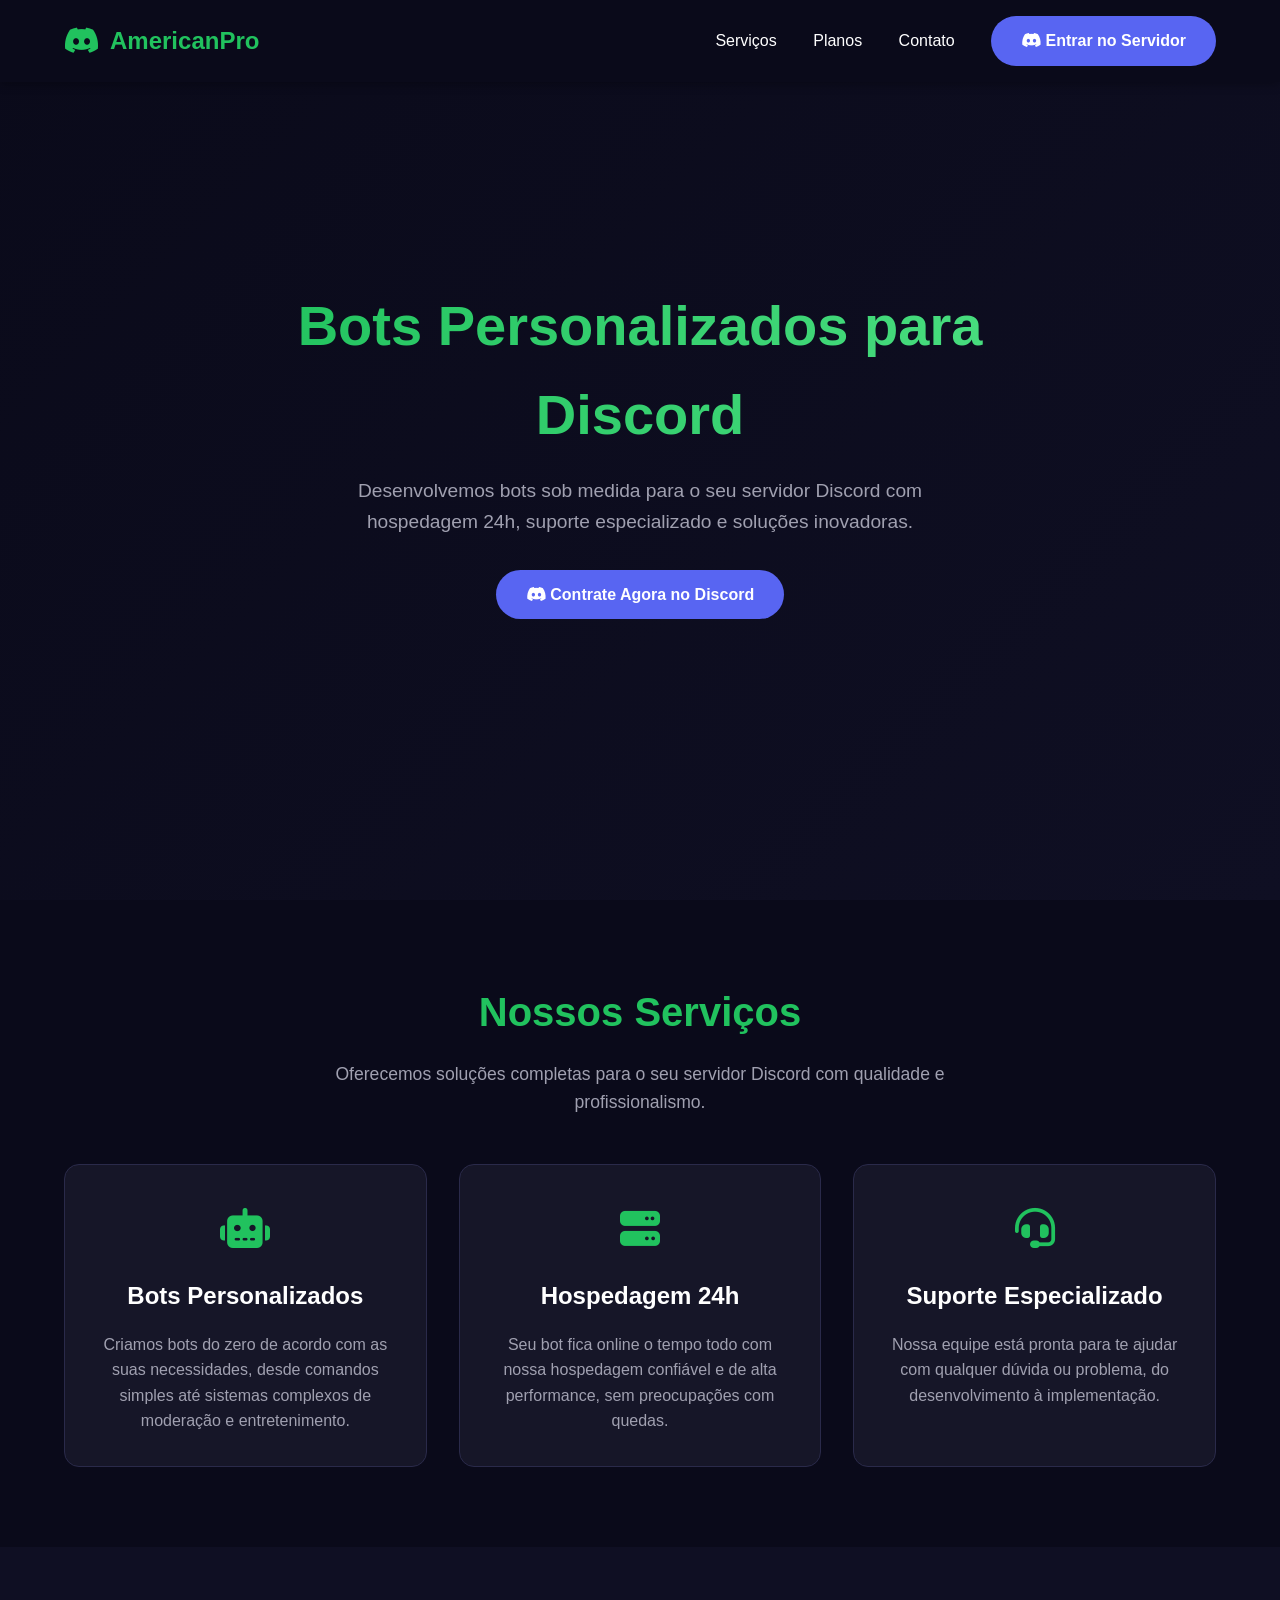
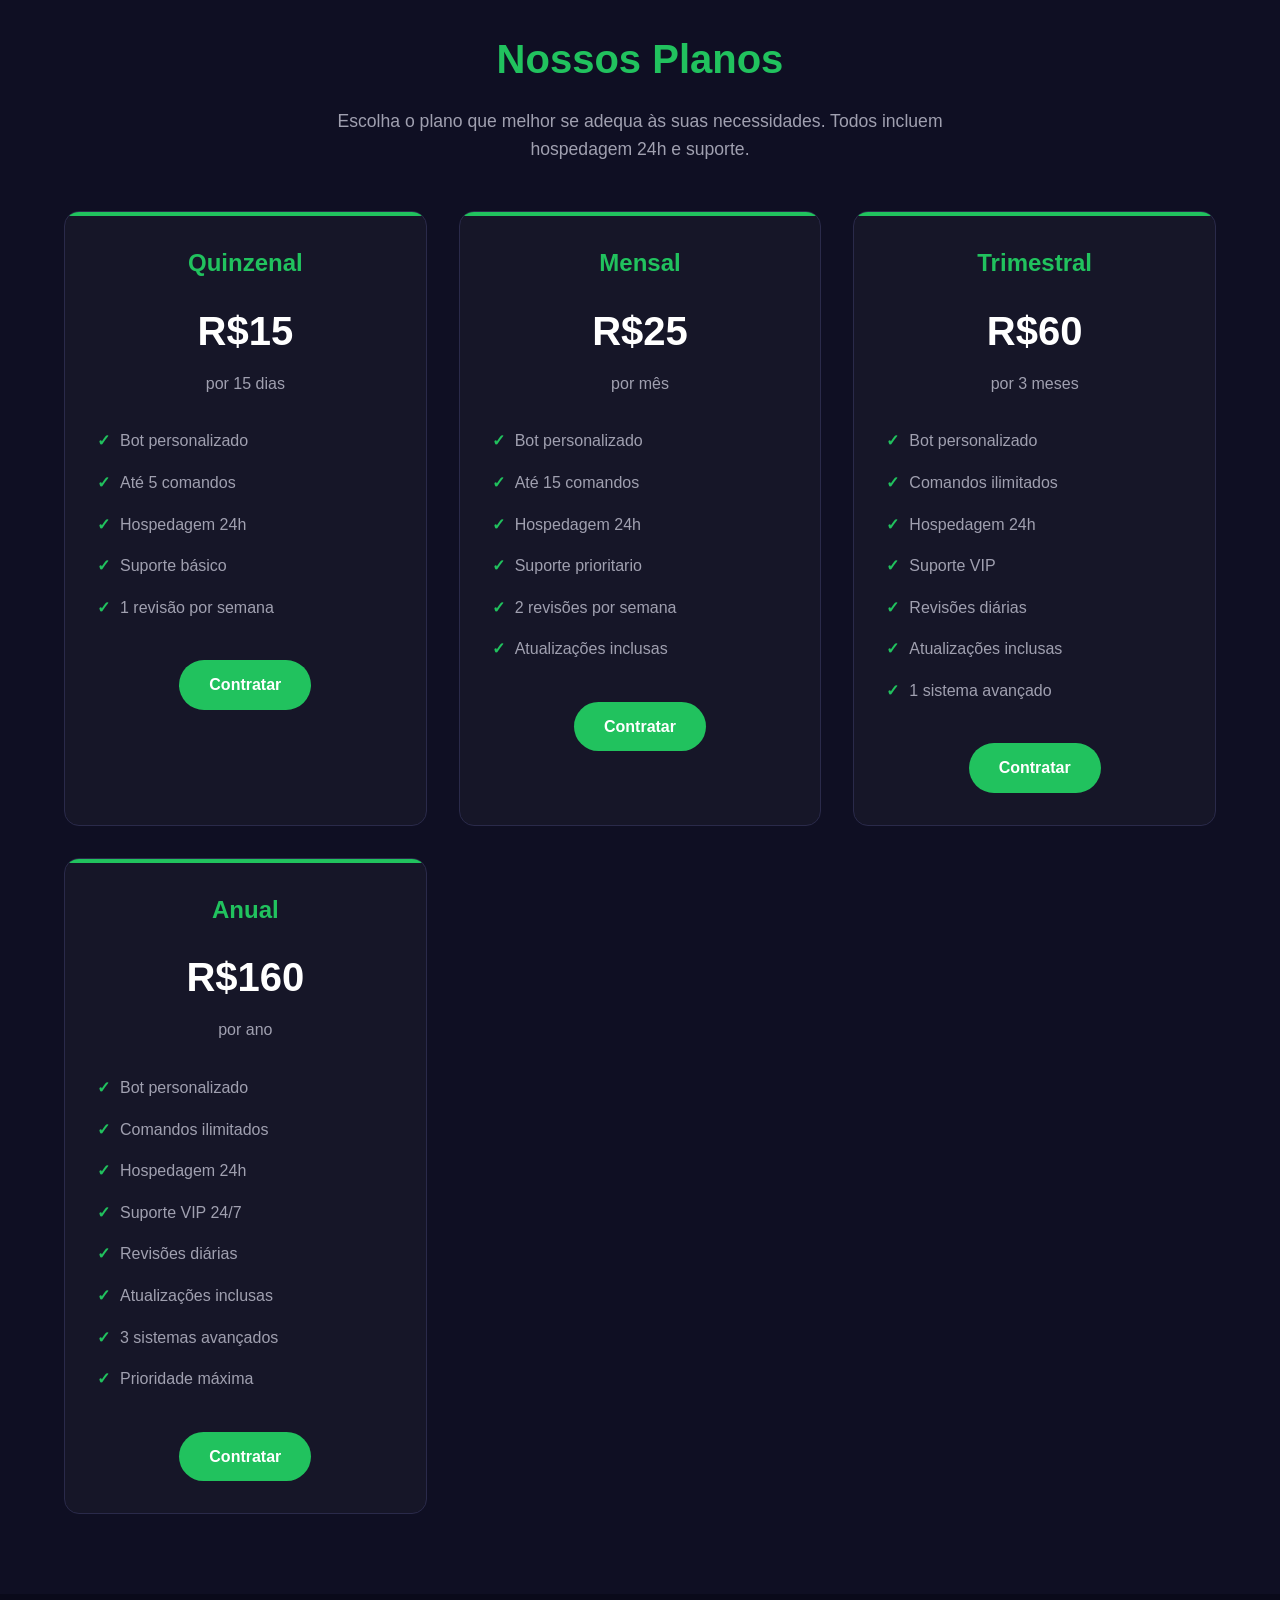
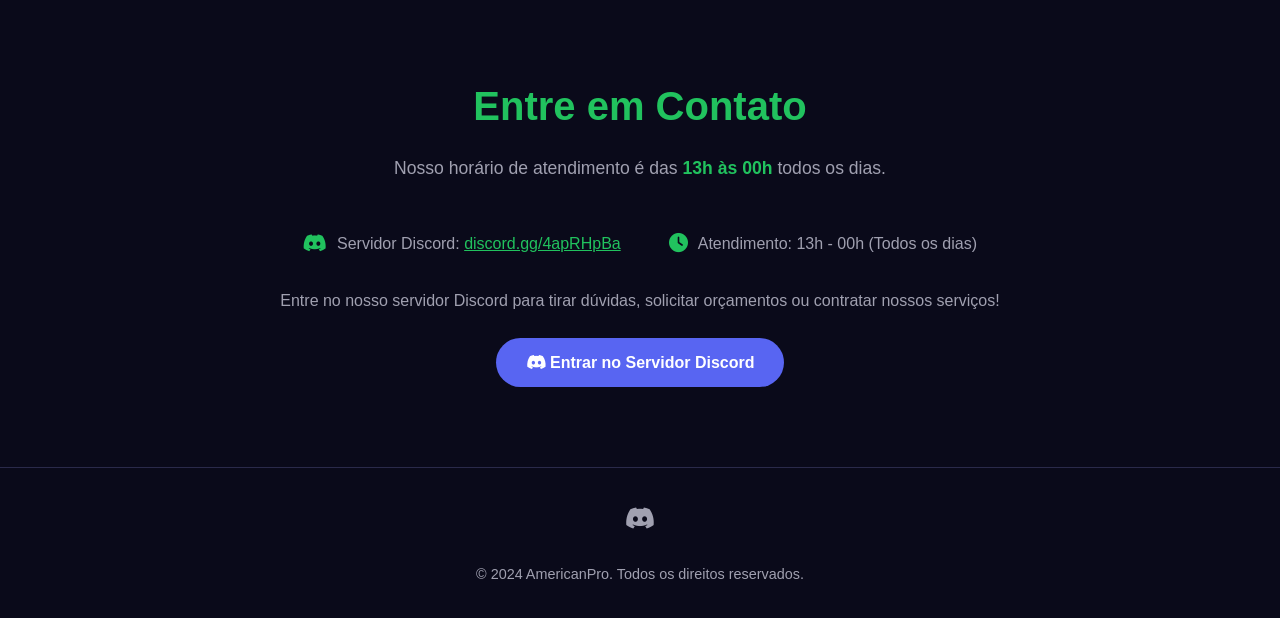
<file: text  index.html>
<!DOCTYPE html>
<html lang="pt-BR">
<head>
    <meta charset="UTF-8">
    <meta name="viewport" content="width=device-width, initial-scale=1.0">
    <title>AmericanPro - Bots Personalizados para Discord</title>
    <link rel="stylesheet" href="https://cdnjs.cloudflare.com/ajax/libs/font-awesome/6.4.0/css/all.min.css">
    <style>
        :root {
            --primary: #21C25E;
            --primary-dark: #1a9f4d;
            --bg-dark: #0f0f23;
            --bg-darker: #0a0a1a;
            --card-bg: #161628;
            --text: #ffffff;
            --text-secondary: #a0a0b0;
            --border: #2a2a4a;
        }

        * {
            margin: 0;
            padding: 0;
            box-sizing: border-box;
            font-family: 'Segoe UI', Tahoma, Geneva, Verdana, sans-serif;
        }

        body {
            background: var(--bg-dark);
            color: var(--text);
            line-height: 1.6;
            overflow-x: hidden;
        }

        /* Header */
        header {
            background: var(--bg-darker);
            padding: 1rem 5%;
            position: fixed;
            width: 100%;
            top: 0;
            z-index: 1000;
            box-shadow: 0 2px 10px rgba(0,0,0,0.3);
            backdrop-filter: blur(10px);
        }

        .header-container {
            display: flex;
            justify-content: space-between;
            align-items: center;
            max-width: 1200px;
            margin: 0 auto;
        }

        .logo {
            display: flex;
            align-items: center;
            gap: 10px;
            font-size: 1.5rem;
            font-weight: 700;
            color: var(--primary);
        }

        .logo i {
            font-size: 1.8rem;
        }

        nav a {
            color: var(--text);
            text-decoration: none;
            margin-left: 2rem;
            font-weight: 500;
            transition: color 0.3s;
        }

        nav a:hover {
            color: var(--primary);
        }

        .mobile-menu {
            display: none;
            font-size: 1.5rem;
            cursor: pointer;
        }

        /* Hero Section */
        .hero {
            min-height: 100vh;
            display: flex;
            align-items: center;
            padding: 0 5%;
            background: linear-gradient(135deg, var(--bg-darker) 0%, var(--bg-dark) 100%);
            text-align: center;
            position: relative;
            overflow: hidden;
        }

        .hero::before {
            content: '';
            position: absolute;
            top: 0;
            left: 0;
            right: 0;
            bottom: 0;
            background: url('https://discord.com/assets/2c21a108533939b727a56b9572415252.svg') no-repeat center center;
            opacity: 0.05;
            background-size: 50%;
            z-index: -1;
        }

        .hero-content {
            max-width: 800px;
            margin: 0 auto;
        }

        .hero h1 {
            font-size: 3.5rem;
            margin-bottom: 1rem;
            background: linear-gradient(90deg, var(--primary), #4ade80);
            -webkit-background-clip: text;
            -webkit-text-fill-color: transparent;
            background-clip: text;
        }

        .hero p {
            font-size: 1.2rem;
            color: var(--text-secondary);
            margin-bottom: 2rem;
            max-width: 600px;
            margin-left: auto;
            margin-right: auto;
        }

        .btn {
            display: inline-block;
            background: var(--primary);
            color: white;
            padding: 12px 30px;
            border-radius: 50px;
            text-decoration: none;
            font-weight: 600;
            transition: all 0.3s;
            border: none;
            cursor: pointer;
            font-size: 1rem;
        }

        .btn:hover {
            background: var(--primary-dark);
            transform: translateY(-3px);
            box-shadow: 0 10px 20px rgba(33, 194, 94, 0.3);
        }

        .btn-discord {
            background: #5865F2;
        }

        .btn-discord:hover {
            background: #4752C4;
        }

        /* Services Section */
        .services {
            padding: 5rem 5%;
            text-align: center;
            background: var(--bg-darker);
        }

        .section-title {
            font-size: 2.5rem;
            margin-bottom: 1rem;
            color: var(--primary);
        }

        .section-subtitle {
            font-size: 1.1rem;
            color: var(--text-secondary);
            max-width: 700px;
            margin: 0 auto 3rem;
        }

        .services-grid {
            display: grid;
            grid-template-columns: repeat(auto-fit, minmax(300px, 1fr));
            gap: 2rem;
            max-width: 1200px;
            margin: 0 auto;
        }

        .service-card {
            background: var(--card-bg);
            padding: 2rem;
            border-radius: 15px;
            border: 1px solid var(--border);
            transition: transform 0.3s, box-shadow 0.3s;
        }

        .service-card:hover {
            transform: translateY(-10px);
            box-shadow: 0 15px 30px rgba(0,0,0,0.2);
        }

        .service-icon {
            font-size: 2.5rem;
            color: var(--primary);
            margin-bottom: 1rem;
        }

        .service-card h3 {
            margin-bottom: 1rem;
            font-size: 1.5rem;
        }

        .service-card p {
            color: var(--text-secondary);
        }

        /* Plans Section */
        .plans {
            padding: 5rem 5%;
            text-align: center;
        }

        .plans-grid {
            display: grid;
            grid-template-columns: repeat(auto-fit, minmax(280px, 1fr));
            gap: 2rem;
            max-width: 1200px;
            margin: 3rem auto 0;
        }

        .plan-card {
            background: var(--card-bg);
            padding: 2rem;
            border-radius: 15px;
            border: 1px solid var(--border);
            position: relative;
            overflow: hidden;
        }

        .plan-card::before {
            content: '';
            position: absolute;
            top: 0;
            left: 0;
            right: 0;
            height: 4px;
            background: var(--primary);
        }

        .plan-name {
            font-size: 1.5rem;
            margin-bottom: 1rem;
            color: var(--primary);
        }

        .plan-price {
            font-size: 2.5rem;
            font-weight: 700;
            margin-bottom: 0.5rem;
        }

        .plan-period {
            color: var(--text-secondary);
            margin-bottom: 1.5rem;
        }

        .plan-features {
            list-style: none;
            margin-bottom: 2rem;
            text-align: left;
        }

        .plan-features li {
            padding: 8px 0;
            color: var(--text-secondary);
            display: flex;
            align-items: center;
            gap: 10px;
        }

        .plan-features li::before {
            content: '✓';
            color: var(--primary);
            font-weight: bold;
        }

        .plan-btn {
            width: 100%;
            padding: 12px;
            font-size: 1rem;
        }

        /* Contact Section */
        .contact {
            padding: 5rem 5%;
            background: var(--bg-darker);
            text-align: center;
        }

        .contact-info {
            display: flex;
            justify-content: center;
            gap: 3rem;
            flex-wrap: wrap;
            margin-top: 2rem;
        }

        .contact-item {
            display: flex;
            align-items: center;
            gap: 10px;
            color: var(--text-secondary);
        }

        .contact-item i {
            color: var(--primary);
            font-size: 1.2rem;
        }

        /* Footer */
        footer {
            background: var(--bg-darker);
            padding: 2rem 5%;
            text-align: center;
            border-top: 1px solid var(--border);
        }

        .social-links {
            display: flex;
            justify-content: center;
            gap: 2rem;
            margin-bottom: 1.5rem;
        }

        .social-links a {
            color: var(--text-secondary);
            font-size: 1.5rem;
            transition: color 0.3s;
        }

        .social-links a:hover {
            color: var(--primary);
        }

        .copyright {
            color: var(--text-secondary);
            font-size: 0.9rem;
        }

        /* Responsive */
        @media (max-width: 768px) {
            .header-container {
                flex-direction: column;
                gap: 1rem;
            }

            nav {
                margin-top: 1rem;
            }

            nav a {
                margin: 0 0.8rem;
            }

            .hero h1 {
                font-size: 2.5rem;
            }

            .hero p {
                font-size: 1rem;
            }

            .section-title {
                font-size: 2rem;
            }

            .mobile-menu {
                display: block;
            }

            .nav-links {
                display: none;
                width: 100%;
                flex-direction: column;
                gap: 1rem;
                margin-top: 1rem;
            }

            .nav-links.active {
                display: flex;
            }
        }
    </style>
</head>
<body>
    <!-- Header -->
    <header>
        <div class="header-container">
            <div class="logo">
                <i class="fab fa-discord"></i>
                <span>AmericanPro</span>
            </div>
            <div class="mobile-menu">
                <i class="fas fa-bars"></i>
            </div>
            <nav class="nav-links">
                <a href="#servicos">Serviços</a>
                <a href="#planos">Planos</a>
                <a href="#contato">Contato</a>
                <a href="https://discord.gg/4apRHpBa" class="btn btn-discord" target="_blank">
                    <i class="fab fa-discord"></i> Entrar no Servidor
                </a>
            </nav>
        </div>
    </header>

    <!-- Hero Section -->
    <section class="hero">
        <div class="hero-content">
            <h1>Bots Personalizados para Discord</h1>
            <p>Desenvolvemos bots sob medida para o seu servidor Discord com hospedagem 24h, suporte especializado e soluções inovadoras.</p>
            <a href="https://discord.gg/4apRHpBa" class="btn btn-discord" target="_blank">
                <i class="fab fa-discord"></i> Contrate Agora no Discord
            </a>
        </div>
    </section>

    <!-- Services Section -->
    <section class="services" id="servicos">
        <h2 class="section-title">Nossos Serviços</h2>
        <p class="section-subtitle">Oferecemos soluções completas para o seu servidor Discord com qualidade e profissionalismo.</p>

        <div class="services-grid">
            <div class="service-card">
                <div class="service-icon">
                    <i class="fas fa-robot"></i>
                </div>
                <h3>Bots Personalizados</h3>
                <p>Criamos bots do zero de acordo com as suas necessidades, desde comandos simples até sistemas complexos de moderação e entretenimento.</p>
            </div>

            <div class="service-card">
                <div class="service-icon">
                    <i class="fas fa-server"></i>
                </div>
                <h3>Hospedagem 24h</h3>
                <p>Seu bot fica online o tempo todo com nossa hospedagem confiável e de alta performance, sem preocupações com quedas.</p>
            </div>

            <div class="service-card">
                <div class="service-icon">
                    <i class="fas fa-headset"></i>
                </div>
                <h3>Suporte Especializado</h3>
                <p>Nossa equipe está pronta para te ajudar com qualquer dúvida ou problema, do desenvolvimento à implementação.</p>
            </div>
        </div>
    </section>

    <!-- Plans Section -->
    <section class="plans" id="planos">
        <h2 class="section-title">Nossos Planos</h2>
        <p class="section-subtitle">Escolha o plano que melhor se adequa às suas necessidades. Todos incluem hospedagem 24h e suporte.</p>

        <div class="plans-grid">
            <div class="plan-card">
                <h3 class="plan-name">Quinzenal</h3>
                <div class="plan-price">R$15</div>
                <div class="plan-period">por 15 dias</div>
                <ul class="plan-features">
                    <li>Bot personalizado</li>
                    <li>Até 5 comandos</li>
                    <li>Hospedagem 24h</li>
                    <li>Suporte básico</li>
                    <li>1 revisão por semana</li>
                </ul>
                <a href="https://discord.gg/4apRHpBa" class="btn" target="_blank">Contratar</a>
            </div>

            <div class="plan-card">
                <h3 class="plan-name">Mensal</h3>
                <div class="plan-price">R$25</div>
                <div class="plan-period">por mês</div>
                <ul class="plan-features">
                    <li>Bot personalizado</li>
                    <li>Até 15 comandos</li>
                    <li>Hospedagem 24h</li>
                    <li>Suporte prioritario</li>
                    <li>2 revisões por semana</li>
                    <li>Atualizações inclusas</li>
                </ul>
                <a href="https://discord.gg/4apRHpBa" class="btn" target="_blank">Contratar</a>
            </div>

            <div class="plan-card">
                <h3 class="plan-name">Trimestral</h3>
                <div class="plan-price">R$60</div>
                <div class="plan-period">por 3 meses</div>
                <ul class="plan-features">
                    <li>Bot personalizado</li>
                    <li>Comandos ilimitados</li>
                    <li>Hospedagem 24h</li>
                    <li>Suporte VIP</li>
                    <li>Revisões diárias</li>
                    <li>Atualizações inclusas</li>
                    <li>1 sistema avançado</li>
                </ul>
                <a href="https://discord.gg/4apRHpBa" class="btn" target="_blank">Contratar</a>
            </div>

            <div class="plan-card">
                <h3 class="plan-name">Anual</h3>
                <div class="plan-price">R$160</div>
                <div class="plan-period">por ano</div>
                <ul class="plan-features">
                    <li>Bot personalizado</li>
                    <li>Comandos ilimitados</li>
                    <li>Hospedagem 24h</li>
                    <li>Suporte VIP 24/7</li>
                    <li>Revisões diárias</li>
                    <li>Atualizações inclusas</li>
                    <li>3 sistemas avançados</li>
                    <li>Prioridade máxima</li>
                </ul>
                <a href="https://discord.gg/4apRHpBa" class="btn" target="_blank">Contratar</a>
            </div>
        </div>
    </section>

    <!-- Contact Section -->
    <section class="contact" id="contato">
        <h2 class="section-title">Entre em Contato</h2>
        <p class="section-subtitle">Nosso horário de atendimento é das <strong style="color: var(--primary);">13h às 00h</strong> todos os dias.</p>

        <div class="contact-info">
            <div class="contact-item">
                <i class="fab fa-discord"></i>
                <span>Servidor Discord: <a href="https://discord.gg/4apRHpBa" target="_blank" style="color: var(--primary);">discord.gg/4apRHpBa</a></span>
            </div>
            <div class="contact-item">
                <i class="fas fa-clock"></i>
                <span>Atendimento: 13h - 00h (Todos os dias)</span>
            </div>
        </div>

        <p style="margin-top: 2rem; color: var(--text-secondary);">Entre no nosso servidor Discord para tirar dúvidas, solicitar orçamentos ou contratar nossos serviços!</p>
        <a href="https://discord.gg/4apRHpBa" class="btn btn-discord" target="_blank" style="margin-top: 1.5rem;">
            <i class="fab fa-discord"></i> Entrar no Servidor Discord
        </a>
    </section>

    <!-- Footer -->
    <footer>
        <div class="social-links">
            <a href="https://discord.gg/4apRHpBa" target="_blank"><i class="fab fa-discord"></i></a>
        </div>
        <p class="copyright">© 2024 AmericanPro. Todos os direitos reservados.</p>
    </footer>

    <script>
        // Mobile menu toggle
        const mobileMenu = document.querySelector('.mobile-menu');
        const navLinks = document.querySelector('.nav-links');

        mobileMenu.addEventListener('click', () => {
            navLinks.classList.toggle('active');
        });

        // Smooth scrolling for anchor links
        document.querySelectorAll('a[href^="#"]').forEach(anchor => {
            anchor.addEventListener('click', function (e) {
                e.preventDefault();
                const targetId = this.getAttribute('href');
                if (targetId === '#') return;

                const targetElement = document.querySelector(targetId);
                if (targetElement) {
                    window.scrollTo({
                        top: targetElement.offsetTop - 80,
                        behavior: 'smooth'
                    });
                }
            });
        });
    </script>
</body>
</html>
</file>
